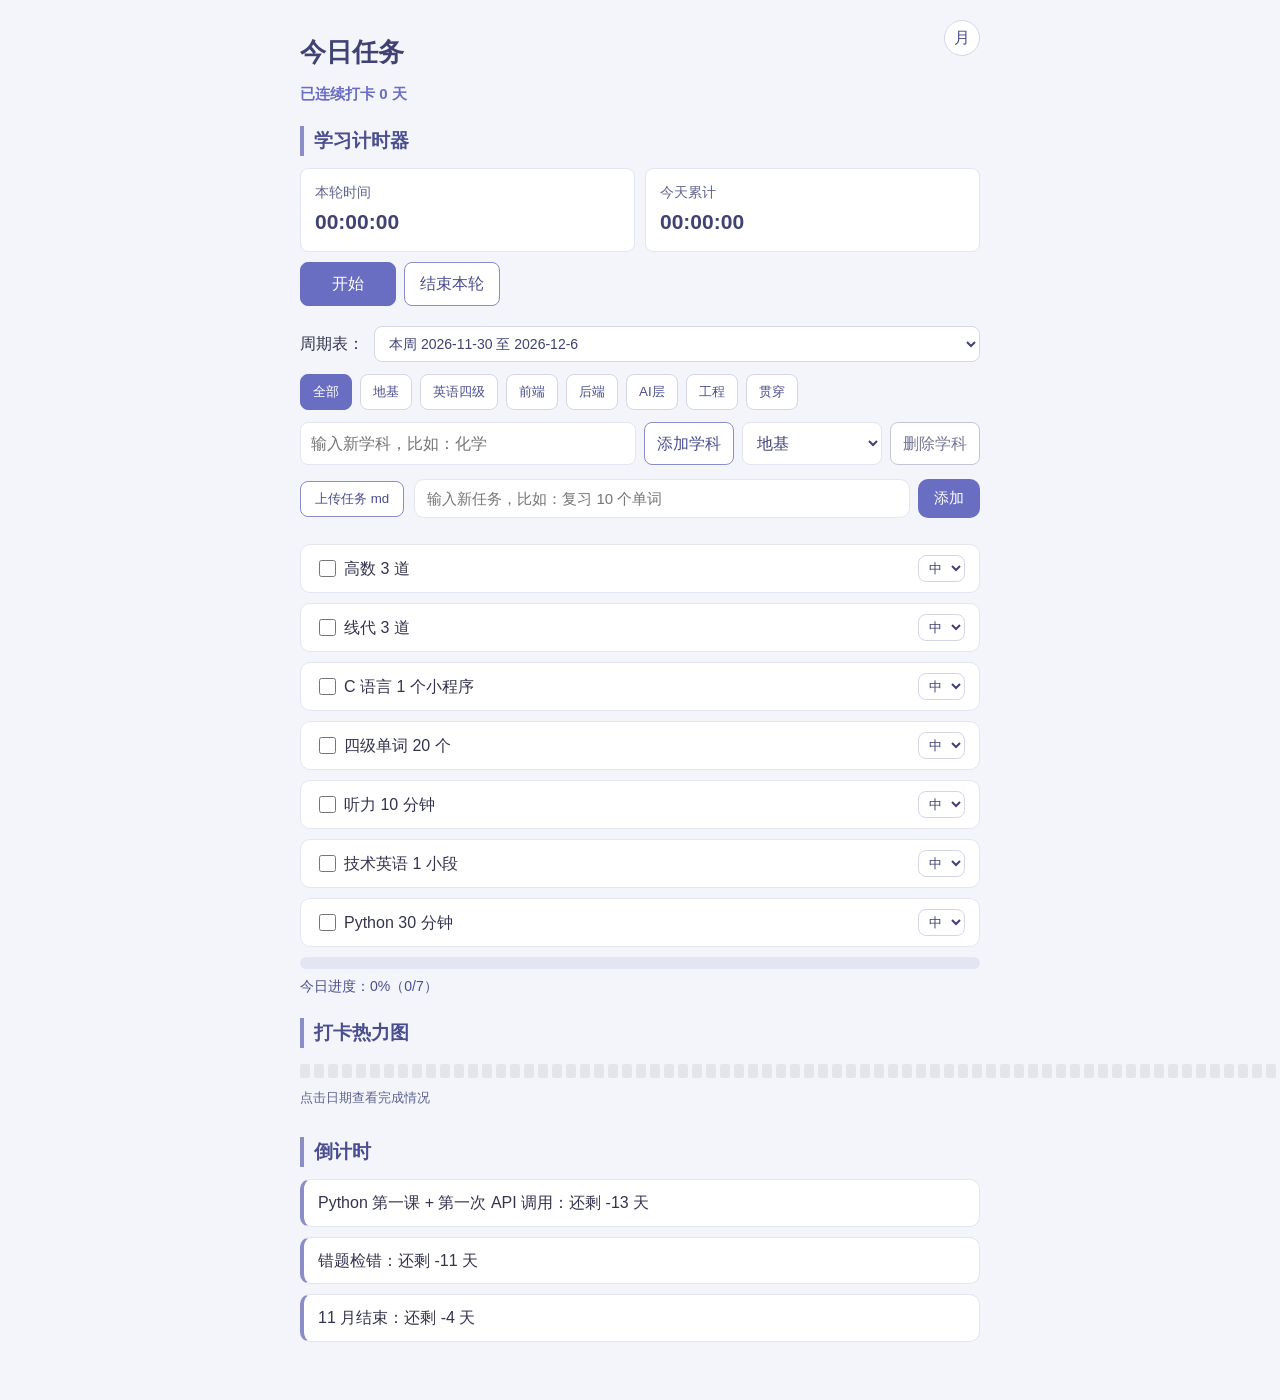
<file: index.html>
<!DOCTYPE html>
<html lang="zh-CN">
<head>
<meta charset="UTF-8">
<title>学习打卡</title>
<link rel="stylesheet" href="style.css">
</head>
<body>
<button id="theme-toggle" type="button" aria-label="切换深色模式" title="切换深色模式">月</button>
<div id="celebration" role="status" aria-live="polite" aria-hidden="true">
<div class="celebration-message">
<div class="confetti" aria-hidden="true">
<i></i><i></i><i></i><i></i><i></i><i></i>
</div>
<strong>今日完成！</strong>
<span>今天的任务全部完成了</span>
</div>
</div>
<h1>今日任务</h1>
<p id="streak-text">已连续打卡 0 天</p>
<section id="study-timer" aria-label="学习计时器">
<h2>学习计时器</h2>
<div class="timer-display">
<p>本轮时间 <strong id="round-time">00:00:00</strong></p>
<p>今天累计 <strong id="total-time">00:00:00</strong></p>
</div>
<div class="timer-actions">
<button id="timer-toggle" type="button">开始</button>
<button id="timer-finish" type="button">结束本轮</button>
</div>
</section>
<div id="week-picker">
<label for="week-select">周期表：</label>
<select id="week-select"></select>
</div>
<nav id="subjects" aria-label="学科筛选"></nav>
<div id="add-subject-box">
<input id="new-subject" placeholder="输入新学科，比如：化学" maxlength="20">
<button id="add-subject" type="button">添加学科</button>
<select id="delete-subject-select" aria-label="选择要删除的学科"></select>
<button id="delete-subject" type="button">删除学科</button>
</div>
<div id="upload-box">
<input id="md-file" type="file" accept=".md,text/markdown" hidden>
<button id="upload-md" type="button">上传任务 md</button>
<div id="add-box">
<input id="new-task" placeholder="输入新任务，比如：复习 10 个单词">
<button id="add-task">添加</button>
</div>
<span id="upload-status" aria-live="polite"></span>
</div>
<div id="tasks"></div>
<div id="progress">
<div id="progress-bar"></div>
</div>
<p id="progress-text">今日进度：0%</p>
<section id="heatmap-section" aria-label="最近 12 周打卡热力图">
<h2>打卡热力图</h2>
<div id="heatmap" role="grid"></div>
<p id="heatmap-detail" aria-live="polite">点击日期查看完成情况</p>
</section>
<h2>倒计时</h2>
<ul id="countdowns"></ul>
<script src="app.js"></script>
</body>
</html>
</file>
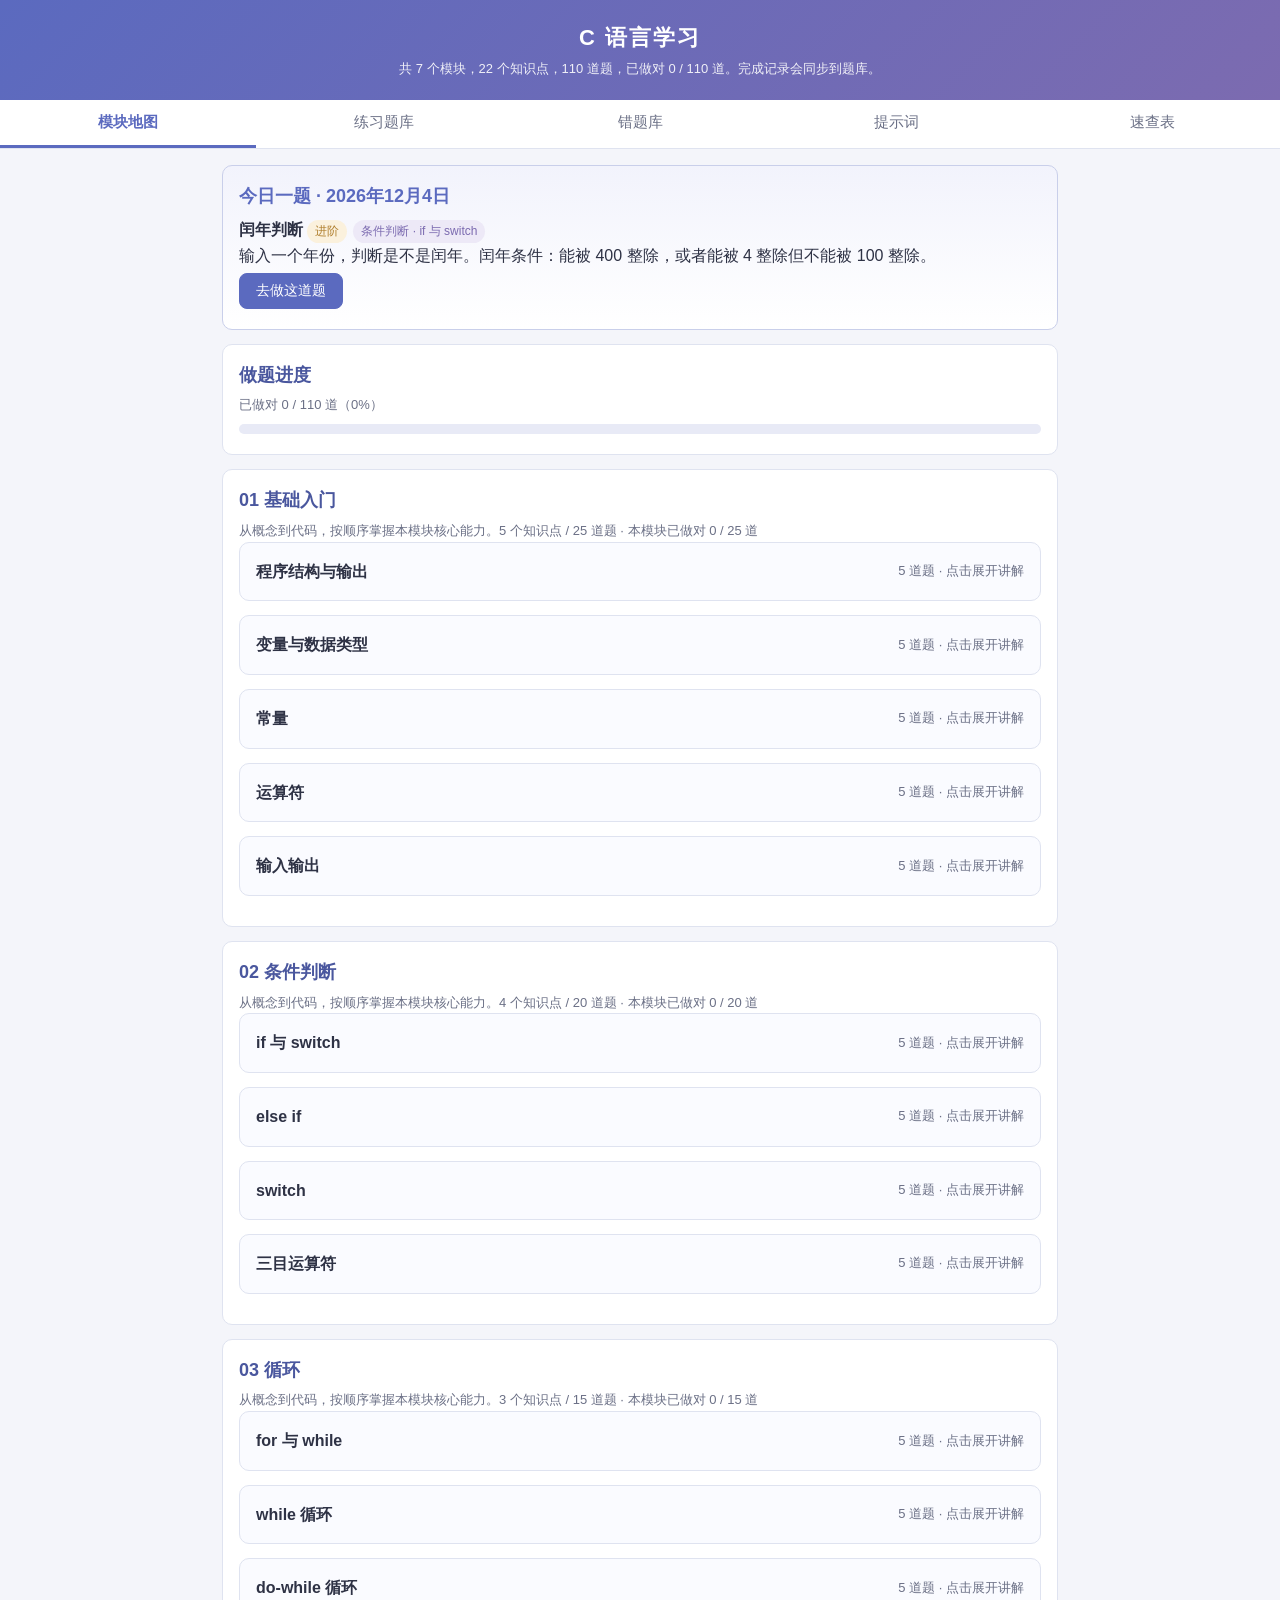
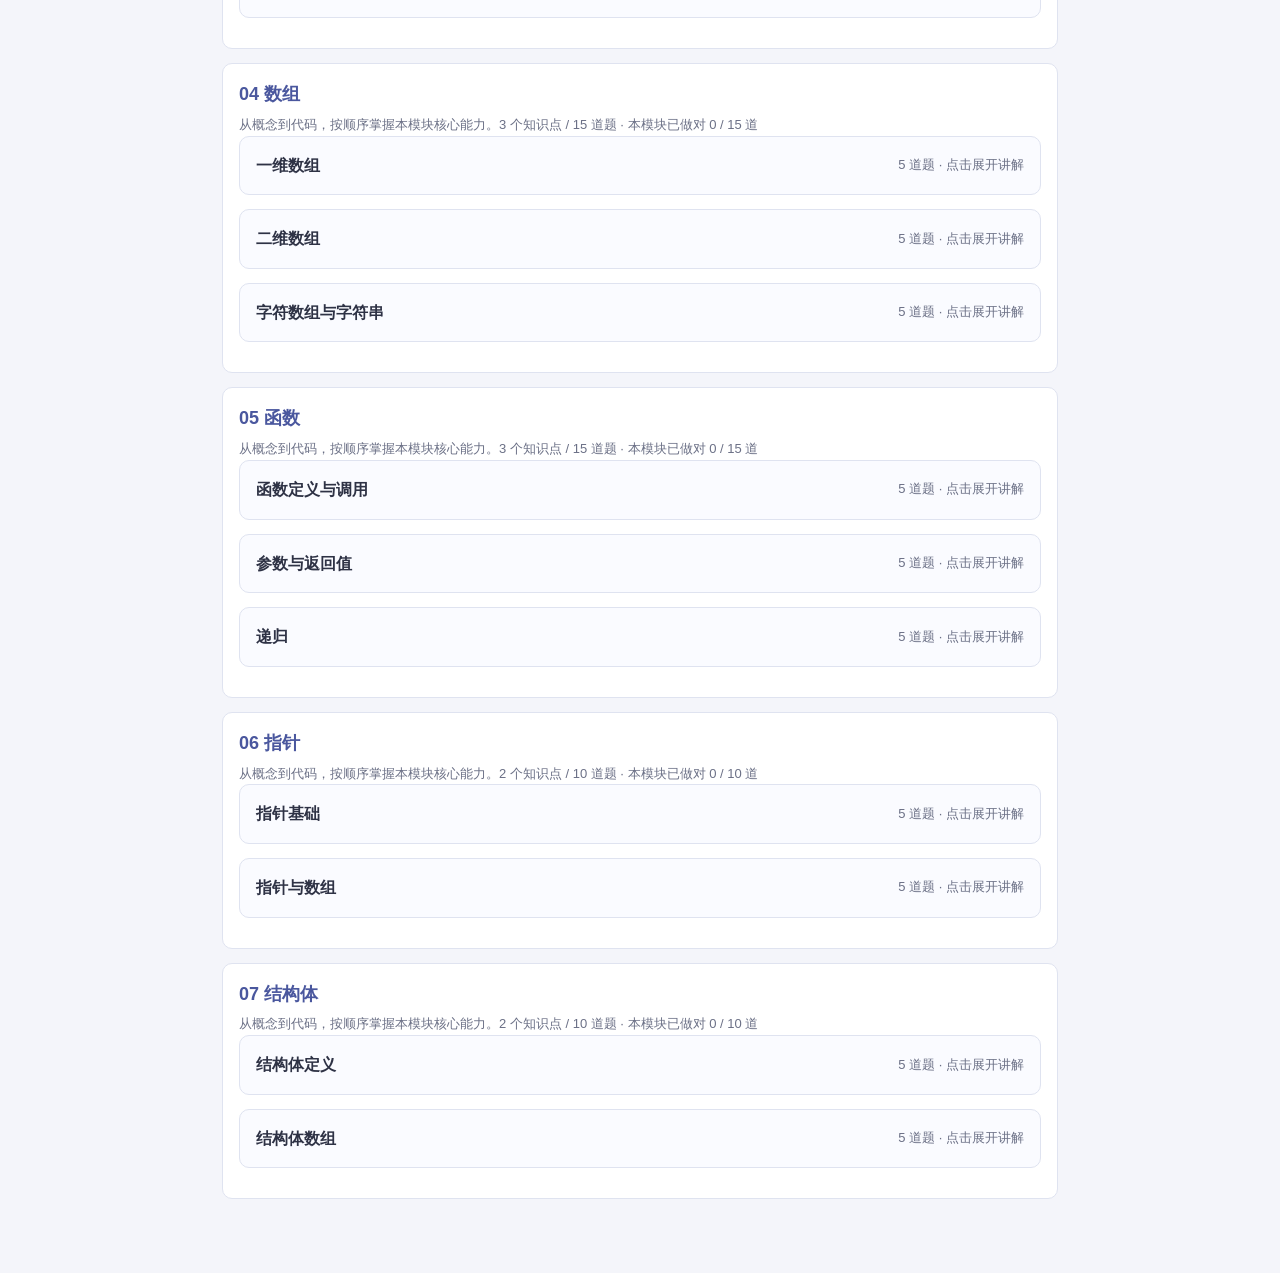
<file: c.html>
<!DOCTYPE html>
<html lang="zh-CN">
<head>
<meta charset="UTF-8">
<meta name="viewport" content="width=device-width, initial-scale=1.0">
<title>C 语言学习</title>
<script src="c-lessons.js"></script>
<style>
  :root {
    --primary: #5b6abf;
    --primary-dark: #4a579e;
    --primary-light: #e8eaf6;
    --accent: #7c6bb0;
    --bg: #f4f5fa;
    --card: #ffffff;
    --border: #dfe3f0;
    --text: #2e3245;
    --muted: #6b7086;
    --green: #3f8f6b;
    --amber: #b07f2e;
    --red: #b05252;
  }
  * { box-sizing: border-box; margin: 0; padding: 0; }
  body { font-family: -apple-system, "PingFang SC", "Microsoft YaHei", sans-serif; background: var(--bg); color: var(--text); line-height: 1.6; }
  header { background: linear-gradient(135deg, #5b6abf, #7c6bb0); color: #fff; padding: 20px 16px; text-align: center; }
  header h1 { font-size: 22px; letter-spacing: 2px; }
  header p { font-size: 13px; opacity: 0.9; margin-top: 4px; }
  nav.tabs { display: flex; background: var(--card); border-bottom: 1px solid var(--border); position: sticky; top: 0; z-index: 10; }
  nav.tabs button { flex: 1; padding: 13px 4px; border: none; background: none; font-size: 15px; color: var(--muted); cursor: pointer; border-bottom: 3px solid transparent; }
  nav.tabs button.active { color: var(--primary); border-bottom-color: var(--primary); font-weight: bold; }
  main { max-width: 860px; margin: 0 auto; padding: 16px 12px 60px; }
  .card { background: var(--card); border: 1px solid var(--border); border-radius: 10px; padding: 16px; margin-bottom: 14px; }
  .card h2 { font-size: 18px; color: var(--primary-dark); margin-bottom: 6px; }
  .card h3 { font-size: 16px; margin: 12px 0 6px; color: var(--text); }
  .muted { color: var(--muted); font-size: 13px; }
  .badge { display: inline-block; font-size: 12px; padding: 2px 8px; border-radius: 20px; margin-right: 6px; }
  .badge.basic { background: #e3f2e9; color: var(--green); }
  .badge.mid { background: #fbf1dd; color: var(--amber); }
  .badge.hard { background: #fbe7e7; color: var(--red); }
  .badge.src { background: var(--primary-light); color: var(--primary-dark); }
  .badge.topic { background: #ede9f7; color: var(--accent); }
  .btn { display: inline-block; padding: 8px 16px; border-radius: 8px; border: 1px solid var(--primary); background: var(--primary); color: #fff; font-size: 14px; cursor: pointer; margin: 4px 6px 4px 0; }
  .btn:hover { background: var(--primary-dark); }
  .btn.ghost { background: #fff; color: var(--primary); }
  .btn.ghost:hover { background: var(--primary-light); }
  .btn.danger { background: #fff; color: var(--red); border-color: var(--red); }
  .btn.small { padding: 5px 10px; font-size: 13px; }
  pre { background: #2e3245; color: #e8eaf6; padding: 12px; border-radius: 8px; overflow-x: auto; font-size: 13px; line-height: 1.5; margin: 8px 0; white-space: pre-wrap; word-break: break-word; }
  pre.light { background: #f0f1f8; color: #2e3245; border: 1px solid var(--border); }
  textarea { width: 100%; min-height: 110px; padding: 10px; border: 1px solid var(--border); border-radius: 8px; font-family: monospace; font-size: 13px; resize: vertical; }
  input[type="text"], select { width: 100%; padding: 9px 10px; border: 1px solid var(--border); border-radius: 8px; font-size: 14px; margin: 4px 0 10px; }
  label { font-size: 13px; color: var(--muted); display: block; margin-top: 8px; }
  label b { color: var(--red); }
  .toolbar { display: flex; flex-wrap: wrap; gap: 8px; margin-bottom: 14px; }
  .toolbar select, .toolbar input[type="text"] { flex: 1; min-width: 120px; margin: 0; }
  .topic-head { cursor: pointer; display: flex; justify-content: space-between; align-items: center; }
  .topic-head:hover { color: var(--primary); }
  .explain-sec { border-left: 3px solid var(--primary-light); padding: 4px 0 4px 12px; margin: 10px 0; }
  .explain-sec h4 { font-size: 15px; color: var(--primary-dark); margin-bottom: 4px; }
  .pitfall { background: #fdf6ec; border: 1px solid #f0dfbd; border-radius: 8px; padding: 10px; margin: 8px 0; }
  .pitfall .note { font-size: 13px; color: #8a6d1f; margin-top: 6px; }
  .answer-box { display: none; margin-top: 10px; }
  .answer-box.open { display: block; }
  .done-mark { color: var(--green); font-weight: bold; font-size: 13px; }
  .modal-bg { position: fixed; inset: 0; background: rgba(30, 32, 50, 0.5); display: none; align-items: flex-start; justify-content: center; z-index: 50; overflow-y: auto; padding: 20px 10px; }
  .modal-bg.open { display: flex; }
  .modal { background: #fff; border-radius: 12px; padding: 20px; width: 100%; max-width: 640px; }
  .modal h2 { font-size: 18px; margin-bottom: 10px; }
  .stat { display: inline-block; background: var(--primary-light); color: var(--primary-dark); border-radius: 8px; padding: 6px 12px; font-size: 13px; margin: 0 6px 8px 0; }
  .pbar { height: 10px; background: var(--primary-light); border-radius: 6px; overflow: hidden; margin: 8px 0 4px; }
  .pbar > i { display: block; height: 100%; background: linear-gradient(90deg, #5b6abf, #7c6bb0); border-radius: 6px; }
  .daily-card { border: 1px solid #c9cfea; background: linear-gradient(180deg, #f2f3fc, #ffffff); }
  .daily-card h2 { color: var(--primary); }
  .cheat-sec { margin-bottom: 20px; }
  .cheat-sec code { font-family: monospace; background: #f0f1f8; padding: 0 4px; border-radius: 4px; }
  table.cheat { width: 100%; border-collapse: collapse; font-size: 13px; margin: 8px 0; }
  table.cheat th, table.cheat td { border: 1px solid var(--border); padding: 6px 8px; text-align: left; vertical-align: top; }
  table.cheat th { background: var(--primary-light); color: var(--primary-dark); }
  table.cheat td code { font-family: monospace; background: #f0f1f8; padding: 0 4px; border-radius: 4px; }
  details { margin: 8px 0; }
  details summary { cursor: pointer; color: var(--primary); font-size: 14px; }
  @media (max-width: 600px) {
    header h1 { font-size: 19px; }
    .card { padding: 12px; }
    pre { font-size: 12px; }
  }
</style>
</head>
<body>
<header>
  <h1>C 语言学习</h1>
  <p id="overview"></p>
</header>
<nav class="tabs">
  <button id="tab-map" class="active" onclick="switchTab('map')">模块地图</button>
  <button id="tab-bank" onclick="switchTab('bank')">练习题库</button>
  <button id="tab-errors" onclick="switchTab('errors')">错题库 <span id="err-count"></span></button>
  <button id="tab-prompt" onclick="switchTab('prompt')">提示词</button>
  <button id="tab-cheat" onclick="switchTab('cheat')">速查表</button>
</nav>
<main>
  <section id="view-map"></section>
  <section id="view-bank" style="display:none"></section>
  <section id="view-errors" style="display:none"></section>
  <section id="view-prompt" style="display:none"></section>
  <section id="view-cheat" style="display:none"></section>
</main>

<div class="modal-bg" id="modal-bg">
  <div class="modal" id="modal-box"></div>
</div>

<script>
var DATA = window.C_LESSONS;
var PROGRESS_KEY = "c-progress";
var MISTAKES_KEY = "c-mistakes";

function esc(s) {
  return String(s == null ? "" : s).replace(/&/g, "&amp;").replace(/</g, "&lt;").replace(/>/g, "&gt;");
}
function loadProgress() {
  try { return JSON.parse(localStorage.getItem(PROGRESS_KEY)) || {}; } catch (e) { return {}; }
}
function saveProgress(p) { localStorage.setItem(PROGRESS_KEY, JSON.stringify(p)); }
function loadMistakes() {
  try {
    var raw = localStorage.getItem(MISTAKES_KEY);
    if (raw) return JSON.parse(raw);
  } catch (e) {}
  var seed = JSON.parse(JSON.stringify(DATA.mistakes));
  localStorage.setItem(MISTAKES_KEY, JSON.stringify(seed));
  return seed;
}
function saveMistakes(list) { localStorage.setItem(MISTAKES_KEY, JSON.stringify(list)); }
function levelBadge(level) {
  var cls = level === "基础" ? "basic" : level === "进阶" ? "mid" : "hard";
  return '<span class="badge ' + cls + '">' + esc(level) + '</span>';
}
function findTopic(topicId) {
  for (var i = 0; i < DATA.modules.length; i++) {
    var m = DATA.modules[i];
    for (var j = 0; j < m.topics.length; j++) {
      if (m.topics[j].id === topicId) return { module: m, topic: m.topics[j] };
    }
  }
  return null;
}
function switchTab(tab) {
  ["map", "bank", "errors", "prompt", "cheat"].forEach(function (t) {
    document.getElementById("tab-" + t).classList.toggle("active", t === tab);
    document.getElementById("view-" + t).style.display = t === tab ? "" : "none";
  });
  if (tab === "map") renderMap();
  if (tab === "bank") renderBank();
  if (tab === "errors") renderMistakes();
  if (tab === "prompt") renderPrompt();
  if (tab === "cheat") renderCheat();
}

/* ---------- 模块地图 ---------- */
function renderMap() {
  var totalTopics = 0, totalProbs = 0, doneTotal = 0;
  var prog = loadProgress();
  DATA.modules.forEach(function (m) { totalTopics += m.topics.length; m.topics.forEach(function (t) { totalProbs += t.problems.length; t.problems.forEach(function (p) { if (prog[p.id] === "correct") doneTotal++; }); }); });
  updateOverview(doneTotal, totalProbs);
  var html = "";
  html += dailyCardHtml(prog);
  html += progressBarHtml(doneTotal, totalProbs);
  DATA.modules.forEach(function (m) {
    var mTotal = 0, mDone = 0;
    m.topics.forEach(function (t) { t.problems.forEach(function (p) { mTotal++; if (prog[p.id] === "correct") mDone++; }); });
    html += '<div class="card"><h2>' + esc(m.num) + " " + esc(m.title) + '</h2><p class="muted">' + esc(m.desc) + " · 本模块已做对 " + mDone + " / " + mTotal + " 道</p>";
    m.topics.forEach(function (t) {
      html += '<div class="card" style="background:#fafbff"><div class="topic-head" onclick="toggleTopic(\'' + t.id + '\')"><b>' + esc(t.title) + '</b><span class="muted">' + t.problems.length + ' 道题 · 点击展开讲解</span></div>';
      html += '<div id="topic-' + t.id + '" style="display:none">';
      html += "<h3>详细讲解</h3>";
      t.explain.forEach(function (s) {
        html += '<div class="explain-sec"><h4>' + esc(s.h) + "</h4><p>" + esc(s.b) + "</p>";
        if (s.code) html += "<pre>" + esc(s.code) + "</pre>";
        html += "</div>";
      });
      html += "<h3>易错点</h3>";
      t.pitfalls.forEach(function (p) {
        html += '<div class="pitfall"><div class="muted">错的写法</div><pre class="light">' + esc(p.wrong) + '</pre><div class="muted">对的写法</div><pre class="light">' + esc(p.correct) + '</pre><div class="note">' + esc(p.note) + "</div></div>";
      });
      html += "<h3>经典例题：" + esc(t.example.title) + "</h3><pre>" + esc(t.example.code) + "</pre><p>" + esc(t.example.analysis) + "</p>";
      html += '<button class="btn" onclick="goToBank(\'' + t.id + '\')">去做这节的 5 道题</button>';
      html += "</div></div>";
    });
    html += "</div>";
  });
  document.getElementById("view-map").innerHTML = html;
}
function toggleTopic(topicId) {
  var el = document.getElementById("topic-" + topicId);
  if (el) el.style.display = el.style.display === "none" ? "" : "none";
}
function goToBank(topicId) {
  bankFilter.topic = topicId;
  switchTab("bank");
  var sel = document.getElementById("bank-topic");
  if (sel) sel.value = topicId;
  renderBank();
}

/* ---------- 进度 / 每日一题 ---------- */
function updateOverview(done, total) {
  var totalTopics = 0;
  DATA.modules.forEach(function (m) { totalTopics += m.topics.length; });
  document.getElementById("overview").textContent = "共 " + DATA.modules.length + " 个模块，" + totalTopics + " 个知识点，" + total + " 道题，已做对 " + done + " / " + total + " 道。完成记录会同步到题库。";
}
function progressBarHtml(done, total) {
  var pct = total ? Math.round(done / total * 100) : 0;
  return '<div class="card"><h2>做题进度</h2><p class="muted">已做对 ' + done + ' / ' + total + ' 道（' + pct + '%）</p><div class="pbar"><i style="width:' + pct + '%"></i></div></div>';
}
function dailyProblem() {
  var pool = [];
  DATA.modules.forEach(function (m) {
    m.topics.forEach(function (t) {
      t.problems.forEach(function (p) {
        if (p.level === "基础" || p.level === "进阶") pool.push({ module: m, topic: t, problem: p });
      });
    });
  });
  var now = new Date();
  var dayNum = Math.floor(now.getTime() / 86400000);
  var idx = ((dayNum % pool.length) + pool.length) % pool.length;
  var pick = pool[idx];
  pick.dateStr = now.getFullYear() + "年" + (now.getMonth() + 1) + "月" + now.getDate() + "日";
  return pick;
}
function dailyCardHtml(prog) {
  var d = dailyProblem();
  var p = d.problem;
  return '<div class="card daily-card"><h2>今日一题 · ' + esc(d.dateStr) + '</h2>'
    + '<p><b>' + esc(p.title) + '</b> ' + levelBadge(p.level) + '<span class="badge topic">' + esc(d.module.title) + ' · ' + esc(d.topic.title) + '</span>' + (prog[p.id] === "correct" ? ' <span class="done-mark">✓ 已做对</span>' : "") + '</p>'
    + '<p>' + esc(p.statement) + '</p>'
    + '<button class="btn" onclick="goToDaily(\'' + p.id + '\')">去做这道题</button></div>';
}
function findProblem(pid) {
  for (var i = 0; i < DATA.modules.length; i++) {
    var m = DATA.modules[i];
    for (var j = 0; j < m.topics.length; j++) {
      var t = m.topics[j];
      for (var k = 0; k < t.problems.length; k++) {
        if (t.problems[k].id === pid) return { module: m, topic: t, problem: t.problems[k] };
      }
    }
  }
  return null;
}
function goToDaily(pid) {
  var found = findProblem(pid);
  if (!found) return;
  bankFilter.topic = found.topic.id;
  bankFilter.level = "all";
  bankFilter.keyword = "";
  switchTab("bank");
  var ta = document.getElementById("ans-" + pid);
  if (ta) ta.scrollIntoView({ behavior: "smooth", block: "center" });
}

/* ---------- 练习题库 ---------- */
var bankFilter = { topic: "all", level: "all", keyword: "" };
function renderBank() {
  var progress = loadProgress();
  var html = '<div class="toolbar">'
    + '<select id="bank-topic" onchange="bankFilter.topic=this.value;renderBank()"><option value="all">全部知识点</option>';
  DATA.modules.forEach(function (m) {
    m.topics.forEach(function (t) {
      html += '<option value="' + t.id + '"' + (bankFilter.topic === t.id ? " selected" : "") + ">" + esc(m.title) + " · " + esc(t.title) + "</option>";
    });
  });
  html += '</select>'
    + '<select onchange="bankFilter.level=this.value;renderBank()">'
    + '<option value="all"' + (bankFilter.level === "all" ? " selected" : "") + '>全部难度</option>'
    + '<option value="基础"' + (bankFilter.level === "基础" ? " selected" : "") + '>基础</option>'
    + '<option value="进阶"' + (bankFilter.level === "进阶" ? " selected" : "") + '>进阶</option>'
    + '<option value="难题"' + (bankFilter.level === "难题" ? " selected" : "") + '>难题</option>'
    + '</select>'
    + '<input type="text" placeholder="按标题搜索" value="' + esc(bankFilter.keyword) + '" oninput="bankFilter.keyword=this.value;renderBankList()"></div>';
  html += '<div id="bank-list"></div>';
  document.getElementById("view-bank").innerHTML = html;
  renderBankList();
}
function renderBankList() {
  var progress = loadProgress();
  var html = "";
  var shown = 0;
  DATA.modules.forEach(function (m) {
    m.topics.forEach(function (t) {
      if (bankFilter.topic !== "all" && bankFilter.topic !== t.id) return;
      var list = t.problems.filter(function (p) {
        if (bankFilter.level !== "all" && p.level !== bankFilter.level) return false;
        if (bankFilter.keyword && p.title.indexOf(bankFilter.keyword) === -1 && p.statement.indexOf(bankFilter.keyword) === -1) return false;
        return true;
      });
      if (!list.length) return;
      html += '<div class="card"><h2>' + esc(m.title) + " · " + esc(t.title) + "</h2>";
      html += '<button class="btn ghost small" onclick="toggleTopicBank(\'' + t.id + '\')">查看本节讲解 / 易错点 / 例题</button>';
      html += '<div id="bank-topic-' + t.id + '" style="display:none">';
      t.explain.forEach(function (s) {
        html += '<div class="explain-sec"><h4>' + esc(s.h) + "</h4><p>" + esc(s.b) + "</p>";
        if (s.code) html += "<pre>" + esc(s.code) + "</pre>";
        html += "</div>";
      });
      html += "<h3>易错点</h3>";
      t.pitfalls.forEach(function (p) {
        html += '<div class="pitfall"><div class="muted">错的写法</div><pre class="light">' + esc(p.wrong) + '</pre><div class="muted">对的写法</div><pre class="light">' + esc(p.correct) + '</pre><div class="note">' + esc(p.note) + "</div></div>";
      });
      html += "<h3>经典例题：" + esc(t.example.title) + "</h3><pre>" + esc(t.example.code) + "</pre><p>" + esc(t.example.analysis) + "</p></div>";
      list.forEach(function (p) {
        shown++;
        var done = progress[p.id] === "correct";
        html += '<div class="card" style="background:#fafbff"><div><b>' + esc(p.title) + "</b> " + levelBadge(p.level) + '<span class="badge src">' + esc(p.source) + "</span>" + (done ? ' <span class="done-mark">✓ 已做对</span>' : "") + "</div>";
        html += "<p><b>题面：</b>" + esc(p.statement) + "</p>";
        html += '<p class="muted">输入说明：' + esc(p.input) + "<br>输出说明：" + esc(p.output) + "</p>";
        html += "<p><b>输入/输出示例：</b></p><pre class=\"light\">示例输入：" + esc(p.sampleIn) + "\n示例输出：" + esc(p.sampleOut) + "</pre>";
        html += "<details><summary>思路提示（点开显示）</summary><p>" + esc(p.hint) + "</p></details>";
        html += '<label>在这里写代码…</label><textarea id="ans-' + p.id + '" placeholder="在这里写代码…"></textarea>';
        html += '<button class="btn" onclick="toggleAnswer(\'' + p.id + '\')">自查</button>';
        html += '<button class="btn ghost" onclick="markCorrect(\'' + p.id + '\')">我做对了</button>';
        html += '<button class="btn danger" onclick="openMistakeForm(\'' + p.id + '\')">我做错了，记入错题库</button>';
        html += '<div class="answer-box" id="answer-' + p.id + '"><h3>参考答案</h3><pre>' + esc(p.answer) + "</pre><h3>解析</h3><p>" + esc(p.analysis) + "</p></div>";
        html += "</div>";
      });
      html += "</div>";
    });
  });
  if (!shown) html = '<div class="card"><p class="muted">没有符合条件的题目，换个筛选试试。</p></div>';
  var listEl = document.getElementById("bank-list");
  if (listEl) listEl.innerHTML = html;
}
function toggleTopicBank(topicId) {
  var el = document.getElementById("bank-topic-" + topicId);
  if (el) el.style.display = el.style.display === "none" ? "" : "none";
}
function toggleAnswer(pid) {
  var el = document.getElementById("answer-" + pid);
  if (el) el.classList.toggle("open");
}
function markCorrect(pid) {
  var p = loadProgress();
  p[pid] = "correct";
  saveProgress(p);
  renderBankList();
  renderMap();
}
function openMistakeForm(pid) {
  var found = null, topicTitle = "";
  DATA.modules.forEach(function (m) {
    m.topics.forEach(function (t) {
      t.problems.forEach(function (p) {
        if (p.id === pid) { found = p; topicTitle = m.title + " · " + t.title; }
      });
    });
  });
  if (!found) return;
  var myCode = "";
  var ta = document.getElementById("ans-" + pid);
  if (ta) myCode = ta.value;
  openMistakeModal({
    title: found.title,
    topic: topicTitle,
    error: "", understanding: "", detail: "",
    myCode: myCode,
    correctCode: found.answer
  });
}

/* ---------- 错题库 ---------- */
var mistakeFilter = "all";
function renderMistakes() {
  var list = loadMistakes();
  var todo = list.filter(function (m) { return m.status !== "已掌握"; }).length;
  document.getElementById("err-count").textContent = todo ? "(" + todo + ")" : "";
  var html = reviewHtml(list);
  html += '<div class="toolbar">'
    + '<select onchange="mistakeFilter=this.value;renderMistakes()">'
    + '<option value="all"' + (mistakeFilter === "all" ? " selected" : "") + '>全部</option>'
    + '<option value="todo"' + (mistakeFilter === "todo" ? " selected" : "") + '>待复习</option>'
    + '<option value="done"' + (mistakeFilter === "done" ? " selected" : "") + '>已掌握</option>'
    + '</select>'
    + '<button class="btn" onclick="openMistakeModal(null)">手动添加错题</button></div>';
  var shown = 0;
  list.forEach(function (m) {
    if (mistakeFilter === "todo" && m.status === "已掌握") return;
    if (mistakeFilter === "done" && m.status !== "已掌握") return;
    shown++;
    html += '<div class="card"><div class="topic-head" onclick="toggleMistake(\'' + m.id + '\')"><b>' + esc(m.title) + "</b><span class=\"muted\">" + esc(m.topic || "") + " · " + esc(m.date || "") + " · " + (m.status === "已掌握" ? "已掌握" : "待复习") + "</span></div>";
    html += '<div id="mistake-' + m.id + '" style="display:none">';
    html += "<p><b>错误本身：</b>" + esc(m.error) + "</p>";
    html += "<p><b>背后没理解：</b>" + esc(m.understanding) + "</p>";
    html += "<p><b>详细解析：</b>" + esc(m.detail) + "</p>";
    html += '<h3>自己初次写的代码</h3><pre>' + esc(m.myCode) + "</pre>";
    html += '<h3>完全正确的代码</h3><pre>' + esc(m.correctCode) + "</pre>";
    html += '<button class="btn ghost small" onclick="markMastered(\'' + m.id + '\')">标为已掌握</button>';
    html += '<button class="btn danger small" onclick="deleteMistake(\'' + m.id + '\')">删除</button>';
    html += "</div></div>";
  });
  if (!shown) html += '<div class="card"><p class="muted">这里没有错题。做错题时点“我做错了，记入错题库”，或者点“手动添加错题”。</p></div>';
  document.getElementById("view-errors").innerHTML = html;
}
function toggleMistake(id) {
  var el = document.getElementById("mistake-" + id);
  if (el) el.style.display = el.style.display === "none" ? "" : "none";
}
function reviewHtml(list) {
  var review = list.filter(function (m) { return m.status !== "已掌握"; }).slice().sort(function (a, b) {
    var da = String(a.date || ""), db = String(b.date || "");
    return da < db ? -1 : da > db ? 1 : 0;
  });
  var html = '<div class="card"><h2>今日待复习</h2>';
  if (!review.length) {
    html += '<p class="muted">今天没有待复习的错题，全部都掌握了，继续保持！</p>';
  } else {
    html += '<p class="muted">还剩 ' + review.length + ' 道没复习，按日期排，最早的在上面。点一道展开看三项分析和两段代码，复习完点“标为已掌握”，它就从这里消失。</p>';
    review.forEach(function (m) {
      html += '<div class="card" style="background:#fafbff"><div class="topic-head" onclick="toggleReview(\'' + m.id + '\')"><b>' + esc(m.title) + '</b><span class="muted">' + esc(m.topic || "") + ' · ' + esc(m.date || "") + '</span></div>';
      html += '<div id="review-' + m.id + '" style="display:none">';
      html += "<p><b>错误本身：</b>" + esc(m.error) + "</p>";
      html += "<p><b>背后没理解：</b>" + esc(m.understanding) + "</p>";
      html += "<p><b>详细解析：</b>" + esc(m.detail) + "</p>";
      html += '<h3>自己初次写的代码</h3><pre>' + esc(m.myCode) + "</pre>";
      html += '<h3>完全正确的代码</h3><pre>' + esc(m.correctCode) + "</pre>";
      html += '<button class="btn ghost small" onclick="markMastered(\'' + m.id + '\')">标为已掌握</button>';
      html += '<button class="btn danger small" onclick="deleteMistake(\'' + m.id + '\')">删除</button>';
      html += "</div></div>";
    });
  }
  html += "</div>";
  return html;
}
function toggleReview(id) {
  var el = document.getElementById("review-" + id);
  if (el) el.style.display = el.style.display === "none" ? "" : "none";
}
function markMastered(id) {
  var list = loadMistakes();
  list.forEach(function (m) { if (m.id === id) m.status = "已掌握"; });
  saveMistakes(list);
  renderMistakes();
}
function deleteMistake(id) {
  if (!confirm("确定删除这道错题吗？")) return;
  var list = loadMistakes().filter(function (m) { return m.id !== id; });
  saveMistakes(list);
  renderMistakes();
}
function openMistakeModal(prefill) {
  var d = prefill || { title: "", topic: "", error: "", understanding: "", detail: "", myCode: "", correctCode: "" };
  var html = "<h2>" + (prefill ? "记入错题库" : "手动添加错题") + "</h2>"
    + '<p class="muted">三项分析加两段代码都要填，缺一项不能保存。以后每道新错题都按这个格式记。</p>'
    + '<label>题目 <b>*</b></label><input type="text" id="mf-title" value="' + esc(d.title) + '">'
    + '<label>所属知识点</label><input type="text" id="mf-topic" value="' + esc(d.topic) + '" placeholder="如：循环">'
    + '<label>错误本身 <b>*</b></label><textarea id="mf-error" style="min-height:60px">' + esc(d.error) + "</textarea>"
    + '<label>背后没理解什么 <b>*</b></label><textarea id="mf-understanding" style="min-height:60px">' + esc(d.understanding) + "</textarea>"
    + '<label>详细解析 <b>*</b></label><textarea id="mf-detail" style="min-height:80px">' + esc(d.detail) + "</textarea>"
    + '<label>自己初次写的代码 <b>*</b></label><textarea id="mf-mycode">' + esc(d.myCode) + "</textarea>"
    + '<label>完全正确的代码 <b>*</b></label><textarea id="mf-correct">' + esc(d.correctCode) + "</textarea>"
    + '<p class="muted" id="mf-tip"></p>'
    + '<button class="btn" onclick="saveMistakeForm()">保存到错题库</button>'
    + '<button class="btn ghost" onclick="closeModal()">取消</button>';
  document.getElementById("modal-box").innerHTML = html;
  document.getElementById("modal-bg").classList.add("open");
}
function saveMistakeForm() {
  var v = function (id) { return document.getElementById(id).value.trim(); };
  var title = v("mf-title"), topic = v("mf-topic"), error = v("mf-error"),
      understanding = v("mf-understanding"), detail = v("mf-detail"),
      myCode = v("mf-mycode"), correctCode = v("mf-correct");
  var missing = [];
  if (!title) missing.push("题目");
  if (!error) missing.push("错误本身");
  if (!understanding) missing.push("背后没理解什么");
  if (!detail) missing.push("详细解析");
  if (!myCode) missing.push("自己初次写的代码");
  if (!correctCode) missing.push("完全正确的代码");
  if (missing.length) {
    document.getElementById("mf-tip").textContent = "还缺这些没填：" + missing.join("、") + "，填完才能保存。";
    return;
  }
  var list = loadMistakes();
  list.unshift({
    id: "user-" + Date.now(),
    title: title, topic: topic || "手动添加",
    date: new Date().toISOString().slice(0, 10),
    status: "待复习",
    error: error, understanding: understanding, detail: detail,
    myCode: myCode, correctCode: correctCode
  });
  saveMistakes(list);
  closeModal();
  switchTab("errors");
}
function closeModal() { document.getElementById("modal-bg").classList.remove("open"); }
document.getElementById("modal-bg").addEventListener("click", function (e) {
  if (e.target === this) closeModal();
});

/* ---------- 提示词 ---------- */
var PROMPT_TEXT = [
"请按下面的规格，在学习打卡主页项目里做一个完整的 C 语言学习页面（c.html + c-lessons.js），内容照《C 语言学习》Word 文档，不要自己简化、不要缩写讲解：",
"",
"一共 7 个模块：基础入门、条件判断、循环、数组、函数、指针、结构体。每个模块下面是知识点，一共 22 个知识点。每个知识点点进去显示四部分：",
"1. 详细讲解：按文档里写的讲，不要缩成一句话；每节分小节讲，每节有标题、详细文字（多句、分步骤讲清楚）、配套代码；执行过程一步一步列出来，变量每轮怎么变要写清楚。",
"2. 易错点：单独一块列出来，文档里每个知识点的易错点都要有；每条写清错的写法、对的写法和为什么错，优先覆盖用户真实错过的点。",
"3. 经典例题：带完整代码和解析。",
"4. 练习题库：每个知识点 5 道题（基础 2 道、进阶 2 道、难题 1 道），一共 110 道题。每道题有题面、输入说明、输出说明、输入/输出示例、思路提示、参考答案、解析、难度、题源；难题要综合多个知识点。每道题有一个写代码的答题框和一个“自查”按钮，点一下显示这道题的参考答案和解析；还有“我做对了”和“我做错了，记入错题库”两个按钮。AI 判分现在不做，等后端和第一次 API 调用跑通后再加，自查先对参考答案。",
"",
"另外单独做一个错题库页面：先把已有的 7 道真实错题放进去，每道写清三项：错误本身是什么、背后还没理解什么、详细解析；还要显示自己初次写的代码（在上面）和完全正确的代码（在下面）。页面上能手动添加错题，添加时三项分析和两段代码都是必填，缺一项不能保存。错题存在 localStorage，刷新不丢。",
"",
"数据只用 localStorage 的 c-progress 和 c-mistakes 这两个 key，别动主页已有的 localStorage key（checkin、custom-tasks、task-priorities、checkin-history 等），别弄坏主页面的其他功能。",
"",
"页面从主页面点“地基”里的“C语言”进入，页面上有返回按钮。低饱和蓝紫配色，代码用等宽字体，代码块深色底。",
"",
"做完测一下：点 C语言进学习页，7 个模块、22 个知识点都在；随机点 3 个知识点，讲解、易错点、例题、练习题都显示完整；随机点 2 道题的自查按钮，能看到参考答案；错题库里 7 道错题都在，新增一道错题刷新后还在。测完提交并推送到 GitHub，提交信息写“学习打卡主页：C语言学习内容完整版”，推失败就先放本地，等网络好了再推。",
"",
"页面上还要有这 4 个功能：",
"1. 做题进度统计：模块地图顶部有一条总进度条（做对题数/110），每个模块卡片上显示该模块做对了几道、共几道，数字跟着“我做对了”实时变。",
"2. 错题复习提醒：错题库顶部有“今日待复习”区，列出还没掌握的错题（按日期排），显示还剩几道；点一道展开看三项分析和两段代码，点“标为已掌握”就从待复习里消失。",
"3. 速查表页签：printf/scanf 格式、循环模板、if/else 模板、常用函数、运算符优先级、常见报错速查，内容要准、要简短，一页能查完。",
"4. 每日一题：模块地图顶部一张“今日一题”卡片，每天按日期固定推荐一道题（从基础和进阶题里按日期轮换，同一天所有人看到同一道，第二天换一道），卡片显示题面和难度，点“去做这道题”跳到题库里那道题的位置。"
].join("\n");
function renderPrompt() {
  var html = '<div class="card"><h2>给 Codex 的提示词</h2>'
    + '<p class="muted">下面这一整段直接复制，发给 Codex，就能在学习打卡主页项目里按这个页面的规格做出 C 语言学习页面。</p>'
    + '<button class="btn" onclick="copyPrompt()">复制提示词</button> <span class="muted" id="prompt-tip"></span>'
    + '<pre class="light" style="white-space:pre-wrap">' + esc(PROMPT_TEXT) + "</pre></div>";
  document.getElementById("view-prompt").innerHTML = html;
}
function copyPrompt() {
  var done = function () { var t = document.getElementById("prompt-tip"); if (t) t.textContent = "已复制，去 Codex 粘贴就行。"; };
  if (navigator.clipboard && navigator.clipboard.writeText) {
    navigator.clipboard.writeText(PROMPT_TEXT).then(done, function () { fallbackCopy(); });
  } else { fallbackCopy(); }
  function fallbackCopy() {
    var ta = document.createElement("textarea");
    ta.value = PROMPT_TEXT;
    document.body.appendChild(ta);
    ta.select();
    try { document.execCommand("copy"); done(); } catch (e) {}
    document.body.removeChild(ta);
  }
}

/* ---------- 速查表 ---------- */
function renderCheat() {
  var html = '<div class="card"><h2>C 语言速查表</h2><p class="muted">写代码卡住时随手查，不用翻回去找讲解。</p></div>'
  + '<div class="card cheat-sec"><h3>printf / scanf 常用格式</h3>'
  + '<table class="cheat"><tr><th>格式</th><th>意思</th><th>注意</th></tr>'
  + '<tr><td><code>%d</code></td><td>整数 int</td><td>最常用</td></tr>'
  + '<tr><td><code>%f</code></td><td>小数 float</td><td>默认显示 6 位小数</td></tr>'
  + '<tr><td><code>%.2f</code></td><td>保留 2 位小数</td><td>数字可改，如 %.1f、%.3f</td></tr>'
  + '<tr><td><code>%lf</code></td><td>double</td><td>scanf 读 double 用 %lf；printf 用 %f 就行</td></tr>'
  + '<tr><td><code>%c</code></td><td>一个字符 char</td><td>读字符会读到空格和换行，小心</td></tr>'
  + '<tr><td><code>%s</code></td><td>字符串（字符数组）</td><td>遇到空格就停</td></tr>'
  + '<tr><td><code>%%</code></td><td>输出一个 %</td><td>想打印 % 本身就写两个</td></tr>'
  + '<tr><td><code>%o</code> / <code>%x</code></td><td>八进制 / 十六进制</td><td>少用，知道就行</td></tr>'
  + '</table><p><b>scanf 一定记得加 &amp;：</b><code>scanf("%d", &amp;n);</code> 字符数组名本身就是地址，不加 &amp;，如 <code>scanf("%s", name);</code></p></div>'
  + '<div class="card cheat-sec"><h3>循环模板（直接抄）</h3>'
  + '<p><b>for（次数已知时用）：</b></p><pre>for (int i = 1; i &lt;= n; i++) {\n    // 循环体\n}</pre>'
  + '<p><b>while（条件循环）：</b></p><pre>int i = 1;\nwhile (i &lt;= n) {\n    // 循环体\n    i++;   // 别忘更新，不然死循环\n}</pre>'
  + '<p><b>do-while（至少执行一次）：</b></p><pre>int i = 1;\ndo {\n    // 循环体\n    i++;\n} while (i &lt;= n);   // 最后有个分号</pre></div>'
  + '<div class="card cheat-sec"><h3>if / else 模板</h3>'
  + '<pre>if (条件) {\n    // 条件成立做这个\n} else if (条件) {\n    // 上面不成立、这个成立做这个\n} else {\n    // 都不成立做这个\n}</pre>'
  + '<p>条件里是 <code>==</code> 不是 <code>=</code>；多个条件用 <code>&amp;&amp;</code>（并且）、<code>||</code>（或者）。</p></div>'
  + '<div class="card cheat-sec"><h3>常用函数</h3>'
  + '<table class="cheat"><tr><th>函数</th><th>作用</th><th>头文件</th></tr>'
  + '<tr><td><code>strlen(s)</code></td><td>字符串长度（不含 \\0）</td><td>string.h</td></tr>'
  + '<tr><td><code>strcpy(a, b)</code></td><td>把 b 复制到 a</td><td>string.h</td></tr>'
  + '<tr><td><code>strcmp(a, b)</code></td><td>比较字符串，相等返回 0</td><td>string.h</td></tr>'
  + '<tr><td><code>sqrt(x)</code></td><td>开平方</td><td>math.h（编译加 -lm）</td></tr>'
  + '<tr><td><code>pow(x, y)</code></td><td>x 的 y 次方</td><td>math.h（编译加 -lm）</td></tr>'
  + '<tr><td><code>abs(x)</code></td><td>整数绝对值</td><td>stdlib.h</td></tr>'
  + '<tr><td><code>fabs(x)</code></td><td>小数绝对值</td><td>math.h</td></tr>'
  + '<tr><td><code>rand()</code></td><td>随机数，先 <code>srand(time(0))</code></td><td>stdlib.h / time.h</td></tr>'
  + '<tr><td><code>toupper(c)</code> / <code>tolower(c)</code></td><td>转大写 / 转小写</td><td>ctype.h</td></tr>'
  + '</table></div>'
  + '<div class="card cheat-sec"><h3>运算符优先级（从高到低）</h3>'
  + '<p><code>()</code> 最高 → <code>!</code>、负号、<code>++</code>、<code>--</code> → <code>*</code> <code>/</code> <code>%</code> → <code>+</code> <code>-</code> → <code>&lt;</code> <code>&lt;=</code> <code>&gt;</code> <code>&gt;=</code> → <code>==</code> <code>!=</code> → <code>&amp;&amp;</code> → <code>||</code> → <code>=</code> 最低。</p>'
  + '<p>一句话：先乘除后加减，先括号后其他；赋值 <code>=</code> 优先级最低，<code>a = b + 1</code> 是先算 b+1 再赋值。不确定就加括号，别靠背。</p></div>'
  + '<div class="card cheat-sec"><h3>常见报错速查</h3>'
  + '<table class="cheat"><tr><th>报错 / 现象</th><th>原因</th><th>怎么改</th></tr>'
  + '<tr><td>expected \';\' before ...</td><td>少了分号</td><td>看报错那一行的上一行，末尾加 <code>;</code></td></tr>'
  + '<tr><td>\'x\' undeclared / was not declared</td><td>变量没声明，或声明在花括号里、出了作用域</td><td>使用前先声明，如 <code>int x;</code>；别在循环里声明、外面用</td></tr>'
  + '<tr><td>一运行就崩 / 段错误</td><td>scanf 忘了 &amp;，或数组下标越界</td><td><code>scanf("%d", &amp;n);</code> 检查下标别超过数组长度</td></tr>'
  + '<tr><td>输出全是 0 或乱码</td><td>变量没初始化就用了</td><td>定义时给初值，如 <code>int sum = 0;</code></td></tr>'
  + '<tr><td>条件永远成立 / 不成立</td><td>把 <code>==</code> 写成 <code>=</code></td><td>比较用 <code>==</code>，赋值用 <code>=</code></td></tr>'
  + '<tr><td><code>5 / 2</code> 结果是 2</td><td>整数除法丢小数</td><td>要小数写 <code>5.0 / 2</code> 或 <code>(double)5 / 2</code></td></tr>'
  + '<tr><td>死循环停不下来</td><td>while 里忘了更新循环变量</td><td>循环体里记得 <code>i++</code> 或改变条件</td></tr>'
  + '<tr><td>expected \'}\' / 括号不匹配</td><td>花括号少了或多了</td><td>从内往外数括号；VS Code 里点一下括号看配对</td></tr>'
  + '</table></div>';
  document.getElementById("view-cheat").innerHTML = html;
}

/* ---------- 初始化 ---------- */
renderMap();
</script>
</body>
</html>
</file>
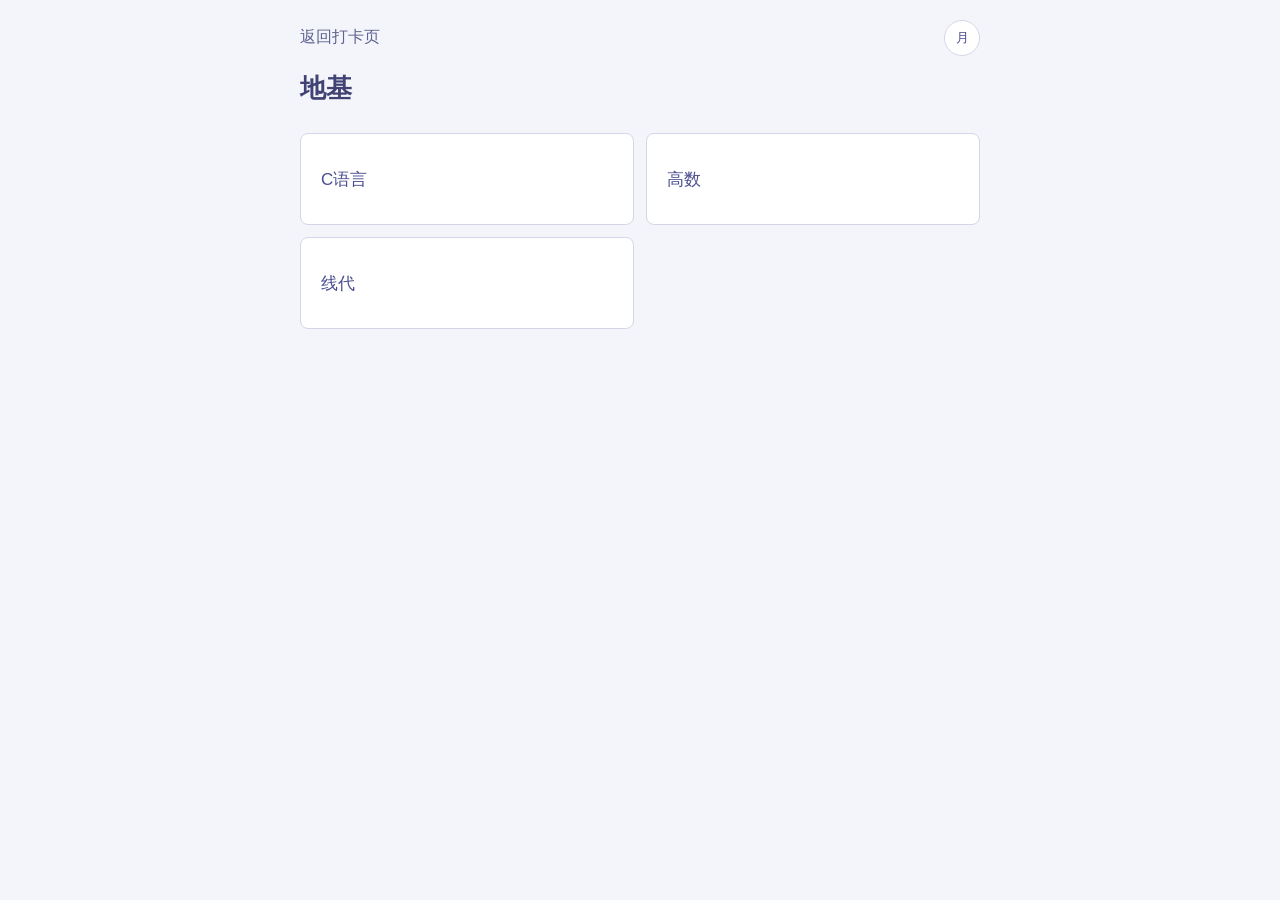
<file: subject.html>
<!DOCTYPE html>
<html lang="zh-CN">
<head>
<meta charset="UTF-8">
<meta name="viewport" content="width=device-width, initial-scale=1">
<title>学科学习</title>
<link rel="stylesheet" href="subject.css">
</head>
<body>
<button id="theme-toggle" type="button" aria-label="切换深色模式" title="切换深色模式">月</button>
<a class="back-link" href="index.html">返回打卡页</a>
<main>
<h1 id="subject-title">学科学习</h1>
<nav id="module-entries" aria-label="学科学习模块" hidden></nav>
<div id="subject-content">
<div id="week-picker">
<label for="week-select">周期表：</label>
<select id="week-select"></select>
</div>
<section aria-labelledby="tasks-heading">
<h2 id="tasks-heading">本周任务</h2>
<div id="tasks"></div>
<div id="empty-state" hidden>本周没有该学科的任务</div>
</section>
<section class="progress-section" aria-label="学科进度">
<h2>本周进度</h2>
<div id="progress"><div id="progress-bar"></div></div>
<p id="progress-text">0%（0/0）</p>
</section>
</div>
</main>
<script src="subject.js"></script>
</body>
</html>
</file>
<file: style.css>
/* 学习打卡主页样式：第 4 步视觉收尾
   配色：低饱和蓝紫，整洁协调
   用法：直接覆盖本地的 style.css，浏览器 Ctrl+F5 强制刷新
   只改样式，不动 index.html 和 app.js */

* {
  box-sizing: border-box;
}

body {
  position: relative;
  max-width: 720px;
  margin: 0 auto;
  padding: 24px 20px 48px;
  font-family: "Microsoft YaHei", "PingFang SC", sans-serif;
  background: #f4f5fb;
  color: #33334d;
  line-height: 1.6;
}

#theme-toggle {
  position: absolute;
  top: 20px;
  right: 20px;
  width: 36px;
  height: 36px;
  border: 1px solid #d4d6e8;
  border-radius: 50%;
  background: #ffffff;
  color: #4a4e8f;
  font-size: 16px;
  cursor: pointer;
}

#theme-toggle:hover,
#theme-toggle:focus {
  border-color: #6a6ec2;
  outline: 2px solid #b9bce0;
  outline-offset: 1px;
}

#celebration {
  position: fixed;
  inset: 0;
  z-index: 20;
  display: grid;
  place-items: center;
  padding: 20px;
  background: rgba(45, 46, 70, 0.18);
  opacity: 0;
  visibility: hidden;
  pointer-events: none;
  transition: opacity 0.2s ease, visibility 0.2s ease;
}

#celebration.show {
  opacity: 1;
  visibility: visible;
}

.celebration-message {
  position: relative;
  width: min(300px, 100%);
  padding: 28px 24px 24px;
  overflow: hidden;
  border: 1px solid #c7c9e4;
  border-radius: 8px;
  background: #ffffff;
  color: #3f4273;
  text-align: center;
  box-shadow: 0 14px 36px rgba(63, 66, 115, 0.18);
  transform: translateY(8px) scale(0.97);
}

#celebration.show .celebration-message {
  animation: celebration-in 0.35s ease forwards;
}

.celebration-message strong,
.celebration-message span {
  display: block;
}

.celebration-message strong {
  font-size: 22px;
}

.celebration-message span {
  margin-top: 4px;
  color: #6c6f99;
  font-size: 14px;
}

.confetti i {
  position: absolute;
  top: -12px;
  left: 50%;
  width: 7px;
  height: 13px;
  border-radius: 2px;
  background: #8589c2;
}

#celebration.show .confetti i { animation: confetti-fall 1.2s ease-out both; }
.confetti i:nth-child(1) { margin-left: -100px; transform: rotate(18deg); }
.confetti i:nth-child(2) { margin-left: -62px; background: #a5a8cf; animation-delay: 0.08s; }
.confetti i:nth-child(3) { margin-left: -24px; background: #6f75ae; animation-delay: 0.03s; }
.confetti i:nth-child(4) { margin-left: 18px; background: #a5a8cf; animation-delay: 0.12s; }
.confetti i:nth-child(5) { margin-left: 56px; background: #7479b4; animation-delay: 0.05s; }
.confetti i:nth-child(6) { margin-left: 94px; transform: rotate(-18deg); animation-delay: 0.1s; }

@keyframes celebration-in {
  to { transform: translateY(0) scale(1); }
}

@keyframes confetti-fall {
  0% { top: -12px; opacity: 0; }
  18% { opacity: 1; }
  100% { top: 88px; opacity: 0; transform: rotate(150deg); }
}

@media (prefers-reduced-motion: reduce) {
  #celebration,
  .celebration-message,
  .confetti i {
    animation: none !important;
    transition: none;
  }
}

h1 {
  font-size: 26px;
  color: #3f4273;
  margin: 8px 0 20px;
}

#streak-text {
  margin: -12px 0 18px;
  color: #6a6ec2;
  font-size: 15px;
  font-weight: 600;
}

h2 {
  font-size: 19px;
  color: #4a4e8f;
  margin: 28px 0 12px;
  padding-left: 10px;
  border-left: 4px solid #8a8dc7;
}

#week-picker {
  display: flex;
  align-items: center;
  gap: 10px;
  margin: -8px 0 16px;
}

#week-picker label {
  margin: 0;
  padding: 0;
  border: 0;
  background: none;
  cursor: default;
}

#week-select,
.priority {
  border: 1px solid #d4d6e8;
  border-radius: 8px;
  background: #ffffff;
  color: #3f4273;
  font-family: inherit;
}

#week-select {
  flex: 1;
  padding: 8px 10px;
  font-size: 14px;
}

.priority {
  padding: 4px 6px;
}

#week-select:focus,
.priority:focus {
  outline: 2px solid #b9bce0;
  outline-offset: 1px;
}

#upload-box {
  display: flex;
  flex-wrap: wrap;
  align-items: center;
  gap: 10px;
  margin-bottom: 16px;
}

#upload-md {
  flex-shrink: 0;
  padding: 8px 14px;
  border: 1px solid #8a8dc7;
  border-radius: 8px;
  background: #ffffff;
  color: #4a4e8f;
  font-family: inherit;
  cursor: pointer;
}

#upload-md:hover {
  background: #eeeefa;
}

#upload-status {
  flex-basis: 100%;
  font-size: 14px;
  color: #5f638f;
}

#subjects {
  display: flex;
  flex-wrap: wrap;
  gap: 8px;
  margin: -4px 0 12px;
}

.subject {
  min-height: 36px;
  padding: 6px 12px;
  border: 1px solid #d4d6e8;
  border-radius: 8px;
  background: #ffffff;
  color: #4a4e8f;
  font-family: inherit;
  cursor: pointer;
}

.subject:hover {
  border-color: #8a8dc7;
}

.subject.active {
  border-color: #6a6ec2;
  background: #6a6ec2;
  color: #ffffff;
}

#add-subject-box {
  display: flex;
  flex-wrap: wrap;
  gap: 8px;
  margin-bottom: 14px;
}

#new-subject,
#delete-subject-select {
  min-width: 0;
  flex: 1;
  padding: 8px 10px;
  border: 1px solid #e3e5f2;
  border-radius: 8px;
  font: inherit;
}

#delete-subject-select {
  flex: 0 1 140px;
  background: #ffffff;
  color: #3f4273;
}

#add-subject,
#delete-subject {
  padding: 8px 12px;
  border: 1px solid #8a8dc7;
  border-radius: 8px;
  background: #ffffff;
  color: #4a4e8f;
  font: inherit;
  cursor: pointer;
}

#delete-subject {
  color: #747792;
  border-color: #c4c6d8;
}

#delete-subject:disabled {
  opacity: 0.5;
  cursor: not-allowed;
}

/* 今日任务：一行一项，勾选后变淡 */
label {
  display: flex;
  align-items: center;
  gap: 8px;
  background: #ffffff;
  border: 1px solid #e3e5f2;
  border-radius: 10px;
  padding: 10px 14px;
  margin-bottom: 10px;
  cursor: pointer;
}

label:hover {
  border-color: #b9bce0;
}

label:has(input:checked) {
  opacity: 0.6;
}

/* 任务文字占满中间，删除按钮贴右边 */
label span {
  flex: 1;
}

input.task {
  accent-color: #6a6ec2;
  width: 17px;
  height: 17px;
  margin-right: 0;
  vertical-align: -3px;
}

.del {
  border: none;
  background: none;
  color: #b0b3c8;
  font-size: 18px;
  line-height: 1;
  padding: 2px 6px;
  cursor: pointer;
}

.del:hover {
  color: #e05252;
}

/* 自己加任务：一行输入框 + 添加按钮 */
#add-box {
  display: flex;
  flex: 1;
  min-width: 240px;
  gap: 8px;
  margin: 0;
}

#new-task {
  min-width: 0;
  flex: 1;
  padding: 10px 12px;
  border: 1px solid #e3e5f2;
  border-radius: 10px;
  font-size: 15px;
  font-family: inherit;
  color: #33334d;
  background: #ffffff;
}

#new-task:focus {
  outline: none;
  border-color: #8a8dc7;
}

#add-task {
  padding: 10px 16px;
  border: none;
  border-radius: 10px;
  background: #6a6ec2;
  color: #ffffff;
  font-size: 15px;
  cursor: pointer;
}

#add-task:hover {
  background: #5a5eb5;
}

/* 倒计时：一行一条 */
#countdowns {
  list-style: none;
  padding: 0;
  margin: 0;
}

#countdowns li {
  background: #ffffff;
  border: 1px solid #e3e5f2;
  border-left: 4px solid #8a8dc7;
  border-radius: 10px;
  padding: 10px 14px;
  margin-bottom: 10px;
}

/* 今日进度：进度条 + 百分比 */
#progress {
  background: #e3e5f2;
  border-radius: 8px;
  height: 12px;
  overflow: hidden;
  margin: 4px 0 6px;
}

#progress-bar {
  height: 100%;
  width: 0;
  background: #6a6ec2;
  border-radius: 8px;
  transition: width 0.3s ease;
}

#progress-text {
  margin: 0 0 4px;
  font-size: 14px;
  color: #4a4e8f;
}

#study-timer {
  margin-bottom: 28px;
}

#study-timer h2 {
  margin-top: 20px;
}

.timer-display {
  display: grid;
  grid-template-columns: repeat(2, minmax(0, 1fr));
  gap: 10px;
}

.timer-display p {
  margin: 0;
  padding: 12px 14px;
  border: 1px solid #e3e5f2;
  border-radius: 8px;
  background: #ffffff;
  color: #5f638f;
  font-size: 14px;
}

.timer-display strong {
  display: block;
  margin-top: 2px;
  color: #3f4273;
  font-size: 21px;
  font-variant-numeric: tabular-nums;
  letter-spacing: 0;
}

.timer-actions {
  display: flex;
  gap: 8px;
  margin-top: 10px;
}

.timer-actions button {
  min-width: 96px;
  padding: 8px 14px;
  border: 1px solid #8a8dc7;
  border-radius: 8px;
  background: #ffffff;
  color: #4a4e8f;
  font: inherit;
  cursor: pointer;
}

#timer-toggle {
  border-color: #6a6ec2;
  background: #6a6ec2;
  color: #ffffff;
}

.timer-actions button:hover {
  filter: brightness(0.96);
}

#heatmap-section h2 {
  margin-top: 20px;
}

#heatmap {
  display: grid;
  grid-template-columns: repeat(21, 1fr);
  grid-auto-rows: 14px;
  grid-auto-flow: column;
  gap: 4px;
  padding: 4px 0;
}

.heat-cell {
  width: 100%;
  min-width: 10px;
  height: 14px;
  padding: 0;
  border: 0;
  border-radius: 2px;
  background: #e3e5eb;
  cursor: pointer;
}

.heat-cell:hover,
.heat-cell:focus {
  outline: 2px solid #6a6ec2;
  outline-offset: 1px;
}

.heat-level-1 { background: #d4d5e8; }
.heat-level-2 { background: #b4b5d8; }
.heat-level-3 { background: #8d90c8; }
.heat-level-4 { background: #6a6ec2; }

#heatmap-detail {
  margin: 6px 0 4px;
  color: #5f638f;
  font-size: 13px;
}

body.dark-mode {
  background: #25263a;
  color: #e7e8f5;
}

body.dark-mode h1,
body.dark-mode h2 {
  color: #d5d6f2;
}

body.dark-mode h2 {
  border-left-color: #989bd4;
}

body.dark-mode #streak-text,
body.dark-mode #progress-text,
body.dark-mode #heatmap-detail,
body.dark-mode #upload-status {
  color: #bfc1e8;
}

body.dark-mode #theme-toggle,
body.dark-mode #week-select,
body.dark-mode .priority,
body.dark-mode .subject,
body.dark-mode #new-subject,
body.dark-mode #new-task,
body.dark-mode #upload-md,
body.dark-mode #add-subject {
  background: #353650;
  border-color: #656994;
  color: #e7e8f5;
}

body.dark-mode #delete-subject-select,
body.dark-mode #delete-subject {
  background: #353650;
  border-color: #656994;
  color: #e7e8f5;
}

body.dark-mode .timer-display p {
  border-color: #505477;
  background: #303148;
  color: #bfc1e8;
}

body.dark-mode .timer-display strong {
  color: #e7e8f5;
}

body.dark-mode .timer-actions button {
  border-color: #656994;
  background: #353650;
  color: #e7e8f5;
}

body.dark-mode #timer-toggle {
  border-color: #8589c2;
  background: #7478aa;
  color: #ffffff;
}

@media (max-width: 480px) {
  .timer-display { grid-template-columns: 1fr; }
  .timer-actions button { flex: 1; min-width: 0; }
}

body.dark-mode #celebration {
  background: rgba(17, 18, 29, 0.42);
}

body.dark-mode .celebration-message {
  border-color: #656994;
  background: #303148;
  color: #e7e8f5;
  box-shadow: 0 14px 36px rgba(10, 11, 20, 0.36);
}

body.dark-mode .celebration-message span {
  color: #bfc1e8;
}

body.dark-mode label,
body.dark-mode #countdowns li {
  background: #303148;
  border-color: #505477;
  color: #e7e8f5;
}

body.dark-mode label:hover {
  border-color: #989bd4;
}

body.dark-mode #progress {
  background: #464967;
}

body.dark-mode #upload-md:hover,
body.dark-mode #add-subject:hover {
  background: #44476a;
}

body.dark-mode .heat-cell.heat-level-0 { background: #3a3c52; }
body.dark-mode .heat-cell.heat-level-1 { background: #575a82; }
body.dark-mode .heat-cell.heat-level-2 { background: #7478aa; }
body.dark-mode .heat-cell.heat-level-3 { background: #9296cf; }
body.dark-mode .heat-cell.heat-level-4 { background: #b0b3e8; }
</file>
<file: subject.css>
* { box-sizing: border-box; }
body {
  position: relative;
  max-width: 720px;
  margin: 0 auto;
  padding: 24px 20px 48px;
  font-family: "Microsoft YaHei", "PingFang SC", sans-serif;
  background: #f4f5fb;
  color: #33334d;
  line-height: 1.6;
}
#theme-toggle {
  position: absolute; top: 20px; right: 20px; width: 36px; height: 36px;
  border: 1px solid #d4d6e8; border-radius: 50%; background: #fff; color: #4a4e8f; cursor: pointer;
}
.back-link { display: inline-block; margin-bottom: 10px; color: #5f638f; text-decoration: none; }
.back-link:hover { color: #3f4273; text-decoration: underline; }
#module-entries:not([hidden]) { display: grid; grid-template-columns: repeat(2, minmax(0, 1fr)); gap: 12px; margin: 24px 0; }
.module-entry { display: flex; min-height: 92px; align-items: center; padding: 18px 20px; border: 1px solid #d4d6e8; border-radius: 8px; background: #fff; color: #4a4e8f; font-size: 17px; text-decoration: none; }
.module-entry:hover, .module-entry:focus { border-color: #8a8dc7; background: #f0f0fa; outline: 2px solid #c7c9e4; outline-offset: 1px; }
.module-entry.literary { padding-top: 22px; padding-bottom: 22px; font-family: "Songti SC", "SimSun", serif; line-height: 1.9; }
.module-content { margin-top: 24px; }
.module-content.literary, #subject-content.literary { padding: 24px 20px; font-family: "Songti SC", "SimSun", serif; line-height: 2; }
.module-empty { min-height: 124px; padding: 30px 18px; border: 1px solid #e3e5f2; border-radius: 8px; background: #fff; color: #6b6e8e; }
.module-progress { height: 12px; overflow: hidden; border-radius: 8px; background: #e3e5f2; }
.module-progress div { width: 0; height: 100%; background: #6a6ec2; }
.module-progress-text { margin: 7px 0; color: #4a4e8f; font-size: 14px; }
h1 { margin: 8px 48px 20px 0; color: #3f4273; font-size: 26px; }
h2 { margin: 26px 0 12px; padding-left: 10px; border-left: 4px solid #8a8dc7; color: #4a4e8f; font-size: 19px; }
#week-picker { display: flex; align-items: center; gap: 10px; }
#week-select { flex: 1; min-width: 0; padding: 8px 10px; border: 1px solid #d4d6e8; border-radius: 8px; background: #fff; color: #3f4273; font: inherit; }
#tasks label { display: flex; align-items: center; gap: 10px; margin-bottom: 10px; padding: 10px 14px; border: 1px solid #e3e5f2; border-radius: 8px; background: #fff; }
#tasks label span { flex: 1; min-width: 0; }
#tasks input[type=checkbox] { width: 17px; height: 17px; accent-color: #6a6ec2; }
#tasks select { padding: 4px 6px; border: 1px solid #d4d6e8; border-radius: 6px; background: #fff; color: #3f4273; }
#empty-state { padding: 18px 0; color: #6b6e8e; }
.progress-section h2 { margin-top: 20px; }
#progress { height: 12px; overflow: hidden; border-radius: 8px; background: #e3e5f2; }
#progress-bar { width: 0; height: 100%; border-radius: inherit; background: #6a6ec2; transition: width .25s ease; }
#progress-text { margin: 7px 0; color: #4a4e8f; font-size: 14px; }
body.dark-mode { background: #25263a; color: #e7e8f5; }
body.dark-mode h1, body.dark-mode h2 { color: #d5d6f2; }
body.dark-mode h2 { border-left-color: #989bd4; }
body.dark-mode .back-link, body.dark-mode #progress-text { color: #bfc1e8; }
body.dark-mode .module-entry, body.dark-mode .module-empty { border-color: #505477; background: #303148; color: #e7e8f5; }
body.dark-mode .module-entry:hover, body.dark-mode .module-entry:focus { border-color: #989bd4; background: #3b3d5a; }
body.dark-mode .module-progress { background: #464967; }
body.dark-mode .module-progress div { background: #9296cf; }
body.dark-mode .module-progress-text { color: #bfc1e8; }
body.dark-mode #theme-toggle, body.dark-mode #week-select, body.dark-mode #tasks select { border-color: #656994; background: #353650; color: #e7e8f5; }
body.dark-mode #tasks label { border-color: #505477; background: #303148; color: #e7e8f5; }
body.dark-mode #progress { background: #464967; }
body.dark-mode #progress-bar { background: #9296cf; }
body.dark-mode #empty-state { color: #bfc1e8; }
@media (max-width: 480px) { body { padding: 18px 14px 36px; } #tasks label { gap: 7px; padding: 9px 10px; } #module-entries:not([hidden]) { gap: 8px; } .module-entry { min-height: 82px; padding: 14px; font-size: 15px; } .module-content.literary { padding-right: 8px; padding-left: 8px; } }
</file>
